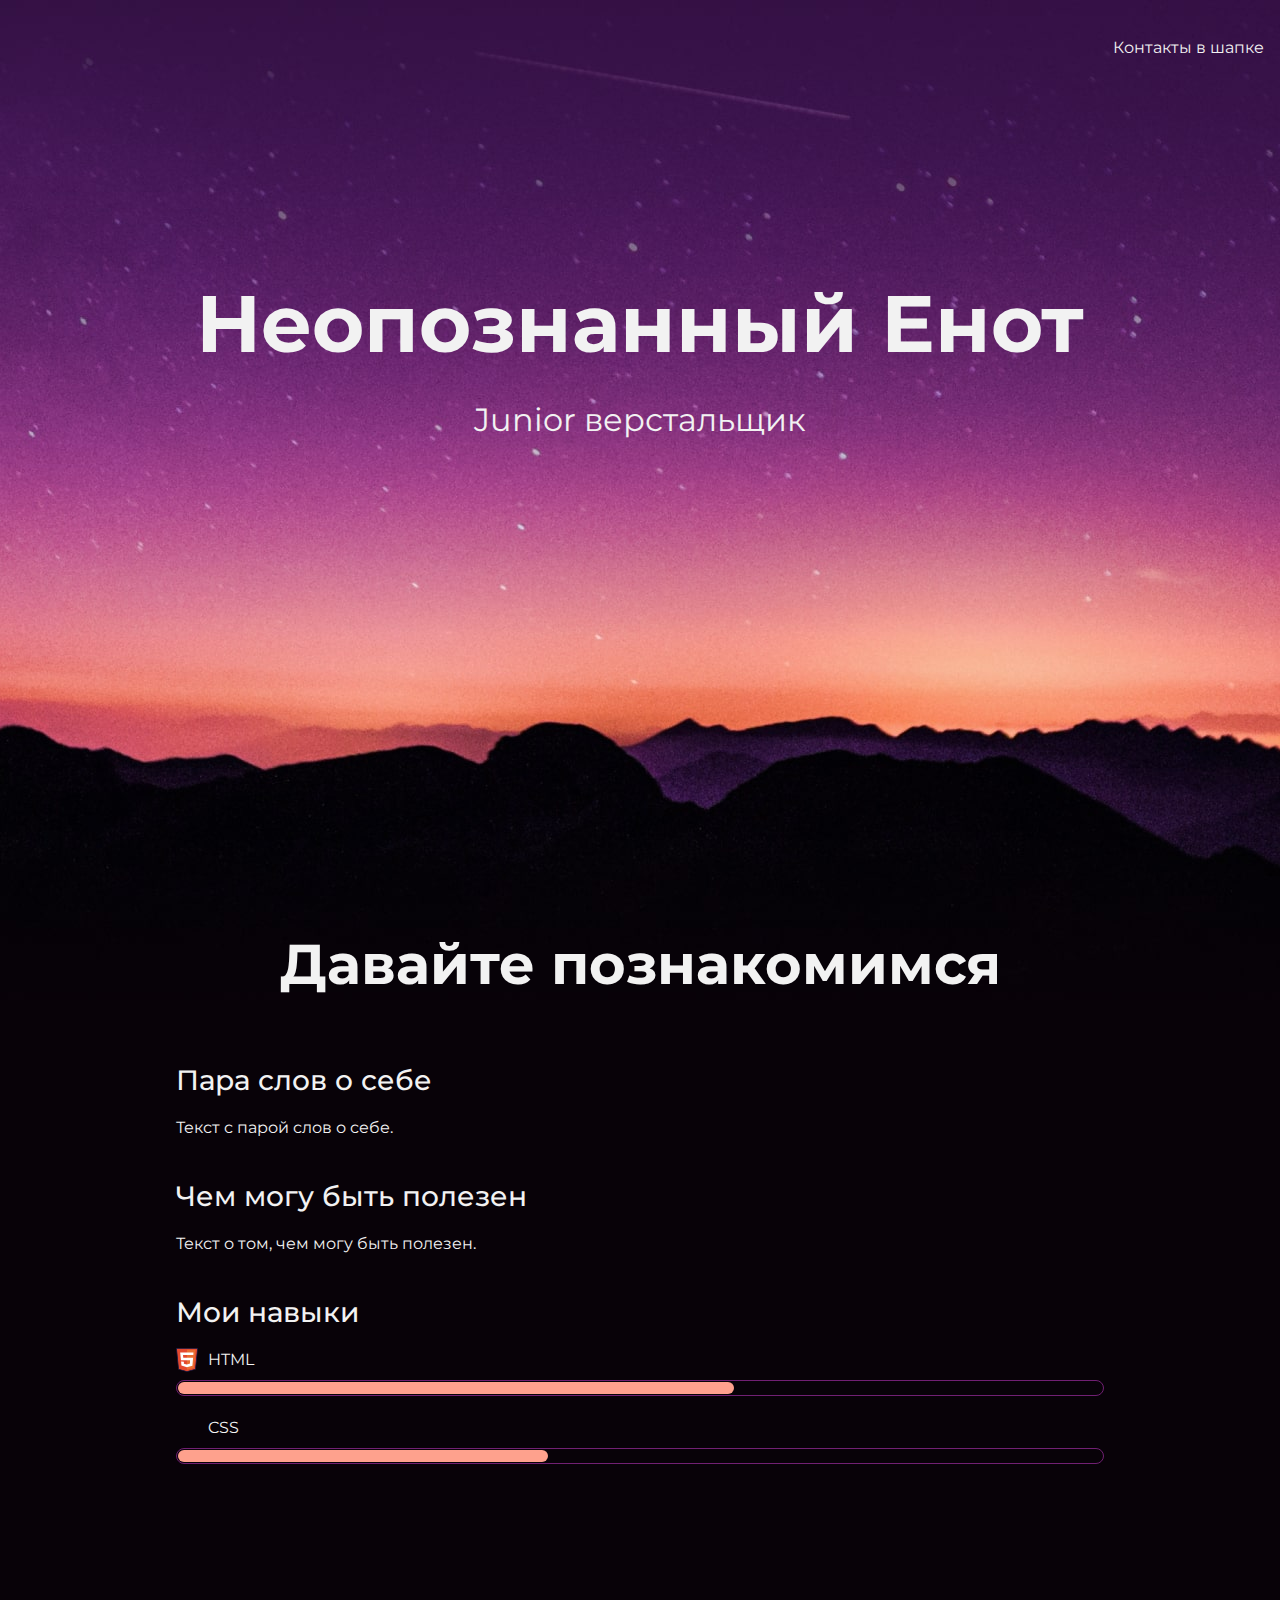
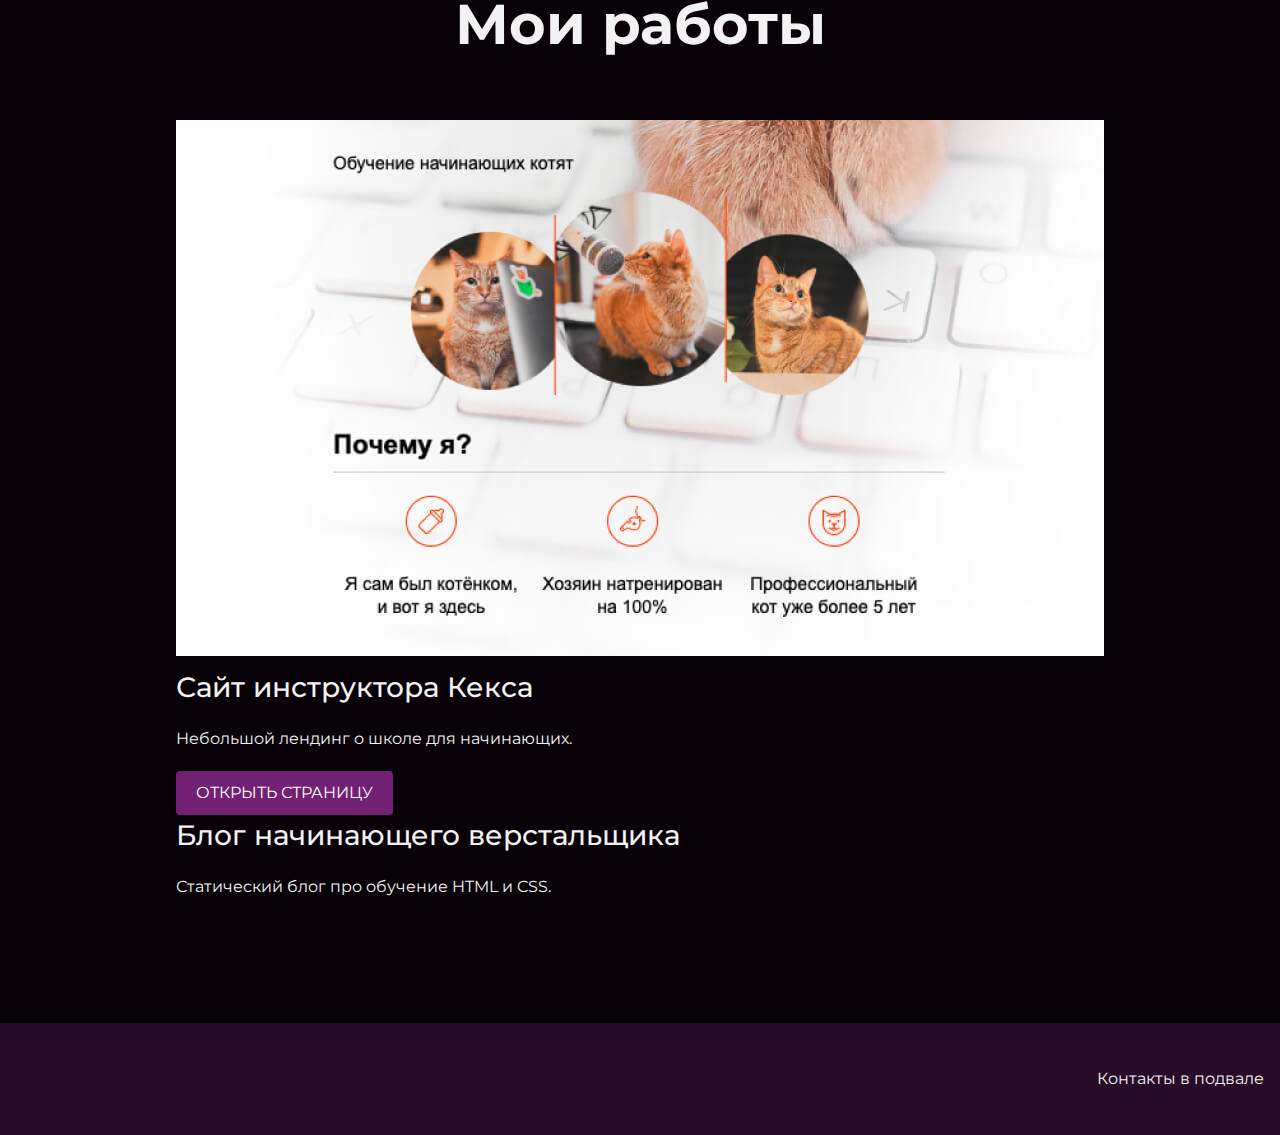
<file: index.html>
<!DOCTYPE html>
<html lang="ru">
  <head>
    <meta charset="UTF-8">
    <link rel="stylesheet" href="style.css">
    <link href="https://fonts.googleapis.com/css?family=Montserrat:400,500,700|Old+Standard+TT&display=swap&subset=cyrillic" rel="stylesheet">
    <title>Портфолио Junior верстальщика</title>
  </head>

  <body>
    <header class="page-header">
      <div class="container">
        Контакты в шапке
      </div>
    </header>

    <section class="hero-image">
      <div class="container">
        <h1 class="heading">Неопознанный Енот</h1>
        <p>Junior верстальщик</p>
      </div>
    </section>

    <section class="intro">
      <div class="container">
        <h2 class="subheading">Давайте познакомимся</h2>
        <div>
          <h3>Пара слов о себе</h3>
          <p>Текст с парой слов о себе.</p>
        </div>
        <div>
          <h3>Чем могу быть полезен</h3>
          <p>Текст о том, чем могу быть полезен.</p>
        </div>
        <div class="skills">
          <h3>Мои навыки</h3>
          <dl class="skills-list">
            <dt class="skill-html">HTML</dt>
            <dd class="level"><div style="width: 60%;">60%</div></dd>
            <dt class="skill-ccs">CSS</dt>
            <dd class="level"><div style="width: 40%;">40%</div></dd>
          </dl>
        </div>
      </div>
    </section>

    <section class="portfolio">
      <div class="container">
        <h2 class="subheading">Мои работы</h2>

        <img src="files/project.jpg">
        <h3>Сайт инструктора Кекса</h3>
        <p>Небольшой лендинг о школе для начинающих.</p>
        <a class="button" href="source/project-1/index.html">Открыть страницу</a>

        <h3>Блог начинающего верстальщика</h3>
        <p>Статический блог про обучение HTML и CSS.</p>
      </div>
    </section>

    <footer class="page-footer">
      <div class="container">
        Контакты в подвале
      </div>
    </footer>
  </body>
</html>
</file>
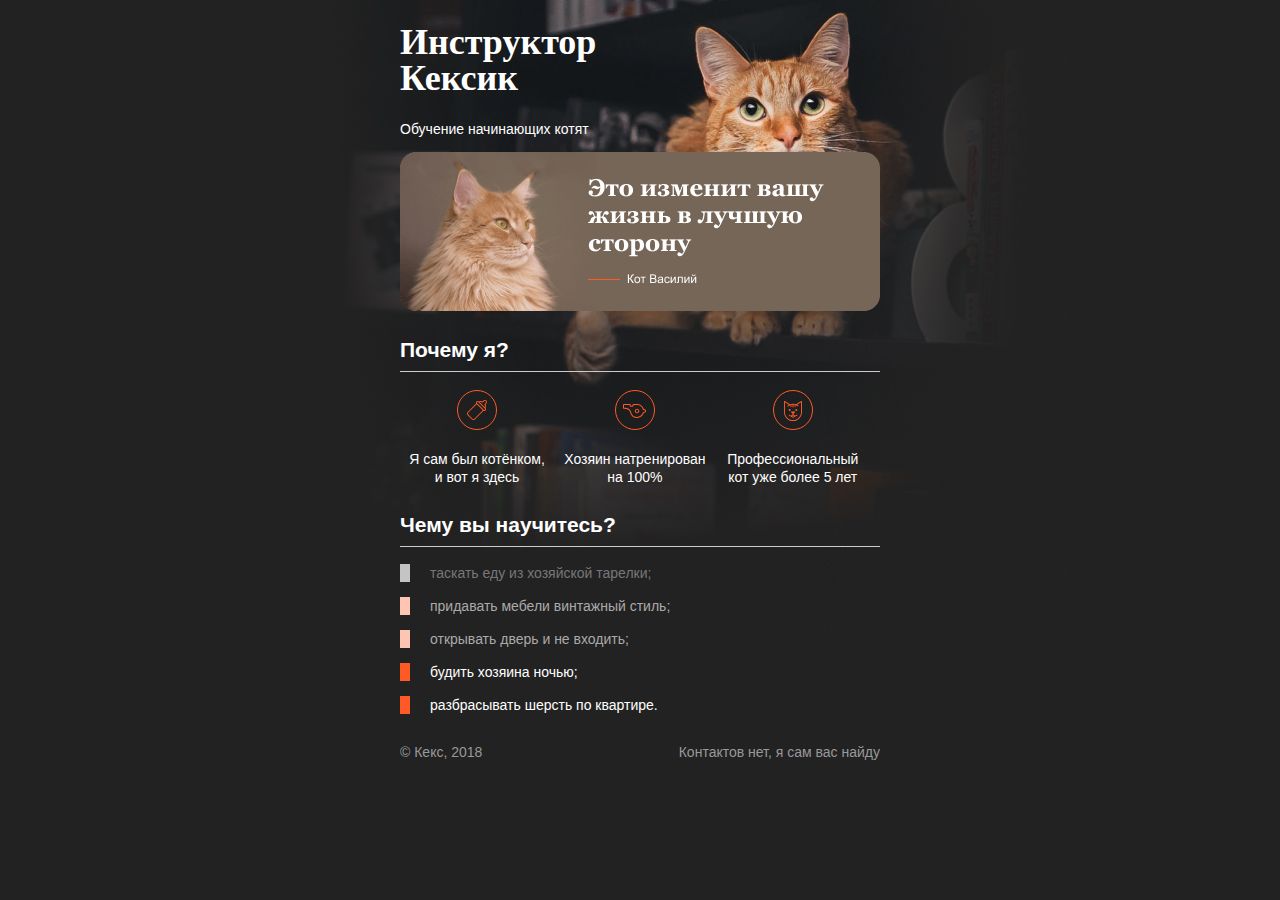
<file: source/project-1/index.html>
<!DOCTYPE html>
<html lang="ru">
  <head>
    <meta charset="utf-8">
    <title>Инструктор Кексик</title>
    <link rel="stylesheet" href="style.css">
  </head>
  <body>
    <div class="container">
      <header class="site-header">
        <h1>Инструктор Кексик</h1>
        <p>Обучение начинающих котят</p>
        <img src="img/banner-1.png">
      </header>

      <section class="features">
        <h2>Почему я?</h2>
        <p class="feature-kitten">Я сам был котёнком, и вот я здесь</p>
        <p class="feature-train">Хозяин натренирован на 100%</p>
        <p class="feature-cat">Профессиональный кот уже более 5 лет</p>
      </section>

      <section class="skills">
        <h2>Чему вы научитесь?</h2>
        <ul class="skills-list">
          <li class="skills-item">таскать еду из хозяйской тарелки;</li>
          <li class="skills-item standart">придавать мебели винтажный стиль;</li>
          <li class="skills-item standart">открывать дверь и не входить;</li>
          <li class="skills-item vip">будить хозяина ночью;</li>
          <li class="skills-item vip">разбрасывать шерсть по квартире.</li>
        </ul>
      </section>

      <footer class="site-footer">
        <p>© Кекс, 2018</p>
        <p>Контактов нет, я сам вас найду</p>
      </footer>
    </div>
  </body>
</html>
</file>
<file: style.css>
body {
  margin: 0;
  min-width: 960px;
  font-family: "Montserrat", "Helvetica", "Arial", sans-serif;
  font-size: 16px;
  line-height: 32px;
  color: #f2f2f2;
  background-color: #080208;
  background-image: url("img/hero-bg.jpg");
  background-repeat: no-repeat;
  background-position: top center;
}

.container {
  max-width: 928px;
  margin: 0 auto;
  padding: 0 16px;
}

.page-header {
  margin: 0 0 180px;
  padding: 32px 0 32px;
}

.page-header .container,
.page-footer .container {
  max-width: 1408px;
  text-align: right;
}

.page-header a {
  margin-left: 56px;
  color: #fea18d;
  text-decoration: none;
  background-repeat: no-repeat;
  background-position: left;
}

.header-email {
  padding-left: 30px;
  background-image: url("img/icon-email.svg");
}

.header-phone {
  padding-left: 25px;
  background-image: url("img/icon-phone.svg");
}

.hero-image {
  margin-bottom: 480px;
}

.hero-image .container {
  max-width: 1408px;
  text-align: center;
}

.heading {
  margin: 0 0 24px;
  font-size: 80px;
  line-height: 96px;
}

.hero-image p {
  margin: 0;
  font-size: 32px;
  line-height: 48px;
}

.intro {
  margin: 0 0 120px;
}

.subheading {
  margin: 0 0 56px;
  font-size: 56px;
  line-height: 80px;
  text-align: center;
}

.user-image {
  margin: 0 0 32px;
  text-align: center;
}

.intro h3,
.portfolio h3 {
  margin: 0 0 12px;
  font-size: 28px;
  line-height: 40px;
  font-weight: 500;
}

.intro p {
  margin: 0 0 32px;
}

.skills-list {
  margin: 0;
  padding: 0;
}

.skills-list dt {
  padding-left: 32px;
  background-repeat: no-repeat;
  background-position: left;
}

.skill-html {
  background-image: url("img/icon-html.svg");
}

.skill-css {
  background-image: url("img/icon-css.svg");
}

.level {
  margin: 4px 0 16px;
  padding: 0;
  height: 14px;
  font-size: 0;
  background-color: #080208;
  border: 1px solid #712073;
  border-radius: 8px;
}

.level div {
  margin: 1px;
  height: 12px;
  background-color: #fea18d;
  border-radius: 6px;
}

.portfolio {
  margin: 0 0 120px;
}

.projects {
  margin: 0;
  padding: 0;
  list-style: none;
}

.projects li {
  margin: 0 0 80px;
}

.project-image {
  margin: 0 0 24px;
  text-align: center;
}

.projects p {
  margin: 0 0 24px;
}

.button {
  padding: 6px 20px;
  display: inline-block;
  vertical-align: baseline;
  text-decoration: none;
  text-transform: uppercase;
  border-radius: 4px;
  background-color: #712073;
  color: #ffffff;
}

.page-footer {
  padding: 40px 0;
  background-color: #260c26;
}

.page-footer a {
  margin-left: 56px;
  color: #fea18d;
  text-decoration: none;
  background-repeat: no-repeat;
  background-position: left;
}

.footer-email {
  padding-left: 30px;
  background-image: url("img/icon-email.svg");
}

.footer-phone {
  padding-left: 25px;
  background-image: url("img/icon-phone.svg");
}
</file>
<file: source/project-1/style.css>
body {
  padding: 0;
  font-family: "Arial", sans-serif;
  font-size: 14px;
  line-height: 18px;
  color: #ffffff;
  background: #222222 url("img/keks-background-dark.jpg") no-repeat 50% 0;
}

h1 {
  width: 260px;
  font-family: "Georgia", serif;
  font-size: 36px;
  line-height: 36px;
}

h2 {
  padding-bottom: 12px;
  border-bottom: 1px solid #cccccc;
}

.site-header {
  margin-bottom: 30px;
}

.skills-item {
  margin-bottom: 15px;
  padding-left: 20px;
  border-left: 10px solid #c4c4c4;
  color: #777777;
}

.standart {
  border-color: #ffc5b3;
  color: #aaaaaa;
}

.vip {
  border-color: #ff5a26;
  color: #ffffff;
}

.container {
  width: 480px;
  margin: 0 auto;
}

.site-header img {
  display: block;
  margin: 0 auto;
}

.features {
  margin-bottom: 30px;
}

.features p {
  display: inline-block;
  vertical-align: top;
  width: 30%;
  margin: 0 5px;
  text-align: center;
  background-repeat: no-repeat;
  background-position: center top;
}

.feature-kitten {
  padding-top: 60px;
  background-image: url("img/bottle.svg");
}

.feature-cat {
  padding-top: 60px;
  background-image: url("img/cat.svg");
}

.feature-train {
  padding-top: 60px;
  background-image: url("img/whistle.svg");
}

.skills-list {
  padding: 0;
  list-style: none;
}

.site-footer {
  display: flex;
  justify-content: space-between;
  color: #999999;
}
</file>
